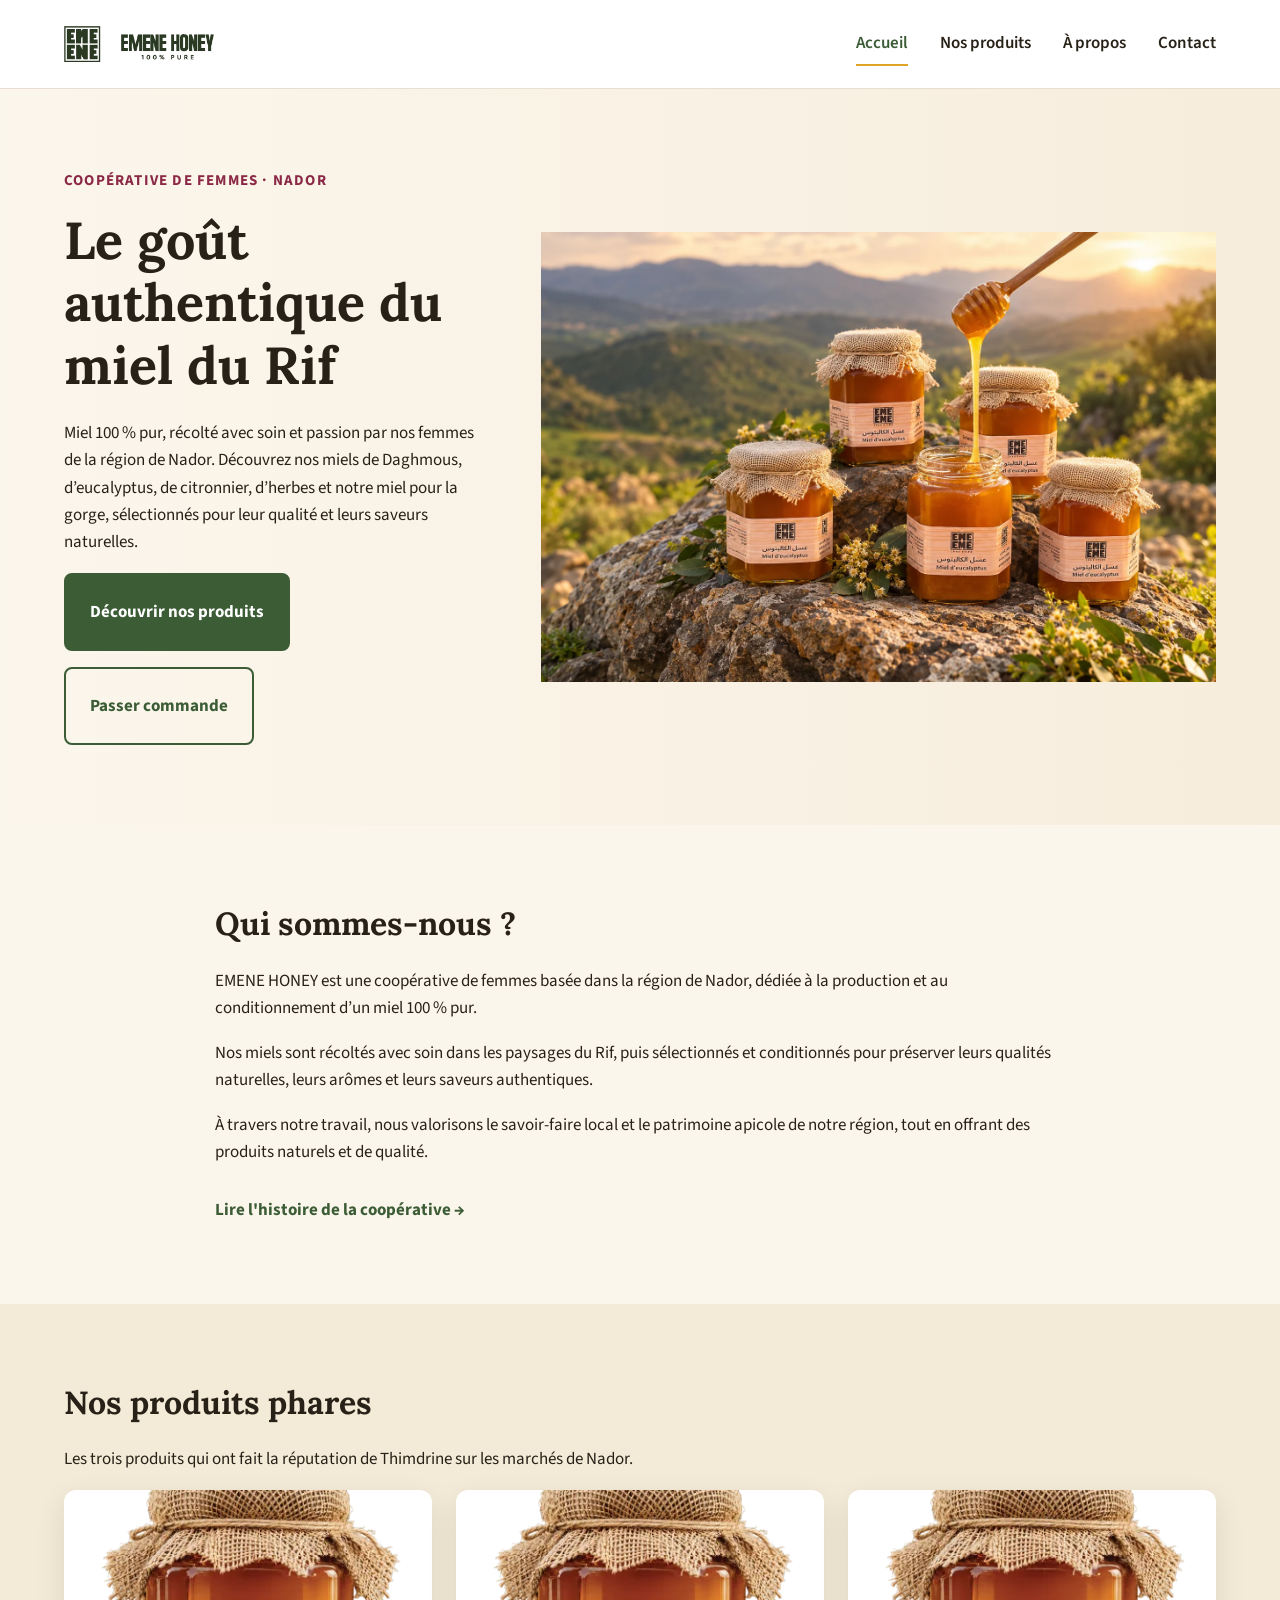
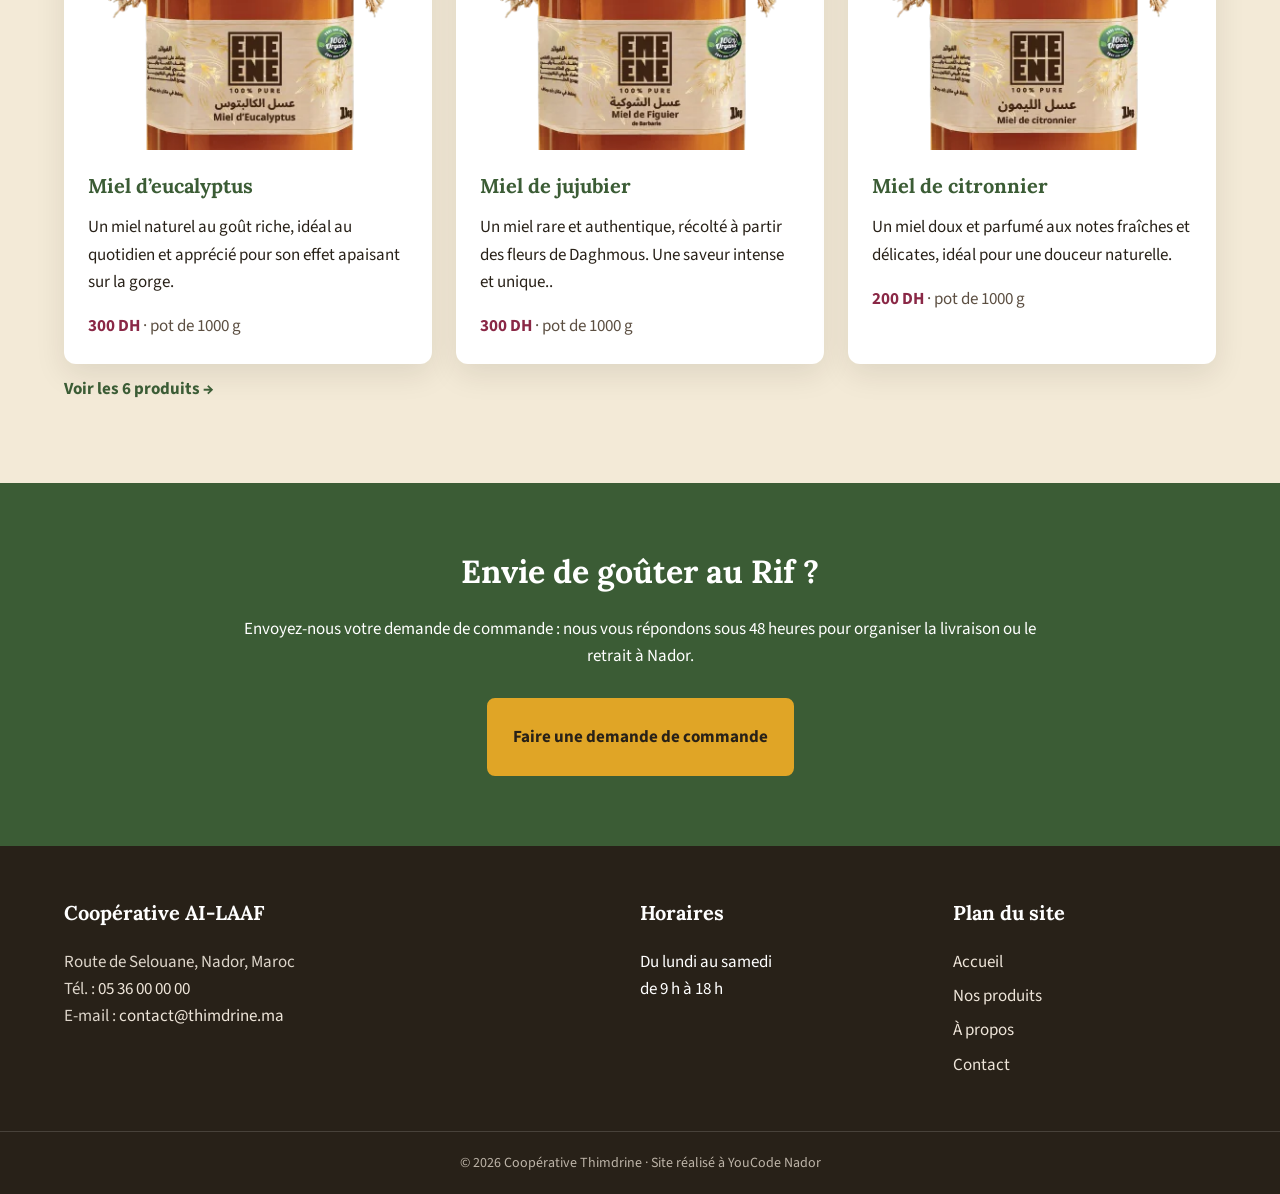
<file: index.html>
<!DOCTYPE html>
<html lang="fr">

<head>
  <meta charset="UTF-8">
  <meta name="viewport" content="width=device-width, initial-scale=1">
  <meta name="description"
    content="Thimdrine, coopérative de 25 femmes de Nador : miel de thym, huile d'olive et confiture de figue de barbarie du Rif.">
  <title>Ai-LAAF</title>
  <link rel="icon" type="image/webp" href="image/emene logo.webp">
  <link rel="stylesheet"
    href="https://fonts.googleapis.com/css2?family=Lora:wght@700&amp;family=Source+Sans+3:wght@400;600;700&amp;display=swap">
  <link rel="stylesheet" href="css/style.css">
</head>

<body>

  <!-- En-tête : le même sur toutes les pages -->
  <header class="entete">
    <div class="conteneur entete-contenu">
      <a class="logo" href="index.html">
        <img src="image/slogan.webp" alt="">
      </a>
      <nav class="menu">
        <a class="actif" href="index.html">Accueil</a>
        <a href="produits.html">Nos produits</a>
        <a href="a-propos.html">À propos</a>
        <a href="contact.html">Contact</a>
      </nav>
    </div>
  </header>

  <main>

    <!-- Bandeau d'accroche -->
    <section class="hero">
      <div class="conteneur hero-contenu">
        <div class="hero-texte">
          <p class="surtitre">COOPÉRATIVE DE FEMMES · NADOR</p>
          <h1>Le goût authentique du miel du Rif </h1>
          <p class="accroche">Miel 100 % pur, récolté avec soin et passion par nos femmes de la région de Nador.
            Découvrez nos miels de Daghmous, d’eucalyptus, de citronnier, d’herbes et notre miel pour la gorge,
            sélectionnés pour leur qualité et leurs saveurs naturelles.</p>
          <div class="boutons">
            <a class="bouton" href="produits.html">Découvrir nos produits</a>
            <a class="bouton bouton-contour" href="contact.html">Passer commande</a>
          </div>
        </div>
        <img class="hero-image" src="image/Honey Display.webp">
      </div>
    </section>

    <!-- Présentation -->
    <section class="section">
      <div class="conteneur presentation">
        <h2>Qui sommes-nous ?</h2>
        <p>EMENE HONEY est une coopérative de femmes basée dans la région de Nador, dédiée à la production et au
          conditionnement d’un miel 100 % pur.</p>
        <p>Nos miels sont récoltés avec soin dans les paysages du Rif, puis sélectionnés et conditionnés pour préserver
          leurs qualités naturelles, leurs arômes et leurs saveurs authentiques.</p>
        <p>À travers notre travail, nous valorisons le savoir-faire local et le patrimoine apicole de notre région, tout
          en offrant des produits naturels et de qualité.</p>
        <a class="lien" href="a-propos.html">Lire l'histoire de la coopérative →</a>
      </div>
    </section>

    <!-- Produits phares -->
    <section class="section section-sable">
      <div class="conteneur">
        <h2>Nos produits phares</h2>
        <p class="intro">Les trois produits qui ont fait la réputation de Thimdrine sur les marchés de Nador.</p>

        <div class="cartes">
          <article class="carte">
            <img src="image/emene img 5 .webp" alt="Pot de miel de thym">
            <div class="carte-texte">
              <h3>Miel d’eucalyptus</h3>
              <p>Un miel naturel au goût riche, idéal au quotidien et apprécié pour son effet apaisant sur la gorge.</p>
              <p class="prix">300 DH <span>· pot de 1000 g</span></p>
            </div>
          </article>

          <article class="carte">
            <img src="image/emene  img 3.webp" alt="Bouteille d'huile d'olive">
            <div class="carte-texte">
              <h3>Miel de jujubier</h3>
              <p>Un miel rare et authentique, récolté à partir des fleurs de Daghmous. Une saveur intense et unique..
              </p>
              <p class="prix">300 DH <span>· pot de 1000 g</span></p>
            </div>
          </article>

          <article class="carte">
            <img src="image/emene img 1.webp" alt="Pot de confiture de figue de barbarie">
            <div class="carte-texte">
              <h3>Miel de citronnier</h3>
              <p>Un miel doux et parfumé aux notes fraîches et délicates, idéal pour une douceur naturelle.</p>
              <p class="prix">200 DH <span>· pot de 1000 g</span></p>
            </div>
          </article>
        </div>

        <a class="lien" href="produits.html">Voir les 6 produits →</a>
      </div>
    </section>

    <!-- Appel à l'action -->
    <section class="appel">
      <div class="conteneur">
        <h2>Envie de goûter au Rif ?</h2>
        <p>Envoyez-nous votre demande de commande : nous vous répondons sous 48 heures pour organiser la livraison ou le
          retrait à Nador.</p>
        <a class="bouton bouton-miel" href="contact.html">Faire une demande de commande</a>
      </div>
    </section>

  </main>

  <!-- Pied de page : le même sur toutes les pages -->
  <footer class="pied">
    <div class="conteneur pied-colonnes">
      <div>
        <h2>Coopérative AI-LAAF</h2>
        <address>
          Route de Selouane, Nador, Maroc<br>
          Tél. : <a href="tel:+212536000000">05 36 00 00 00</a><br>
          E-mail : <a href="mailto:contact@thimdrine.ma">contact@thimdrine.ma</a>
        </address>
      </div>
      <div>
        <h2>Horaires</h2>
        <p>Du lundi au samedi<br>de 9 h à 18 h</p>
      </div>
      <div>
        <h2>Plan du site</h2>
        <ul>
          <li><a href="index.html">Accueil</a></li>
          <li><a href="produits.html">Nos produits</a></li>
          <li><a href="a-propos.html">À propos</a></li>
          <li><a href="contact.html">Contact</a></li>
        </ul>
      </div>
    </div>
    <p class="copyright">© 2026 Coopérative Thimdrine · Site réalisé à YouCode Nador</p>
  </footer>

</body>

</html>
</file>
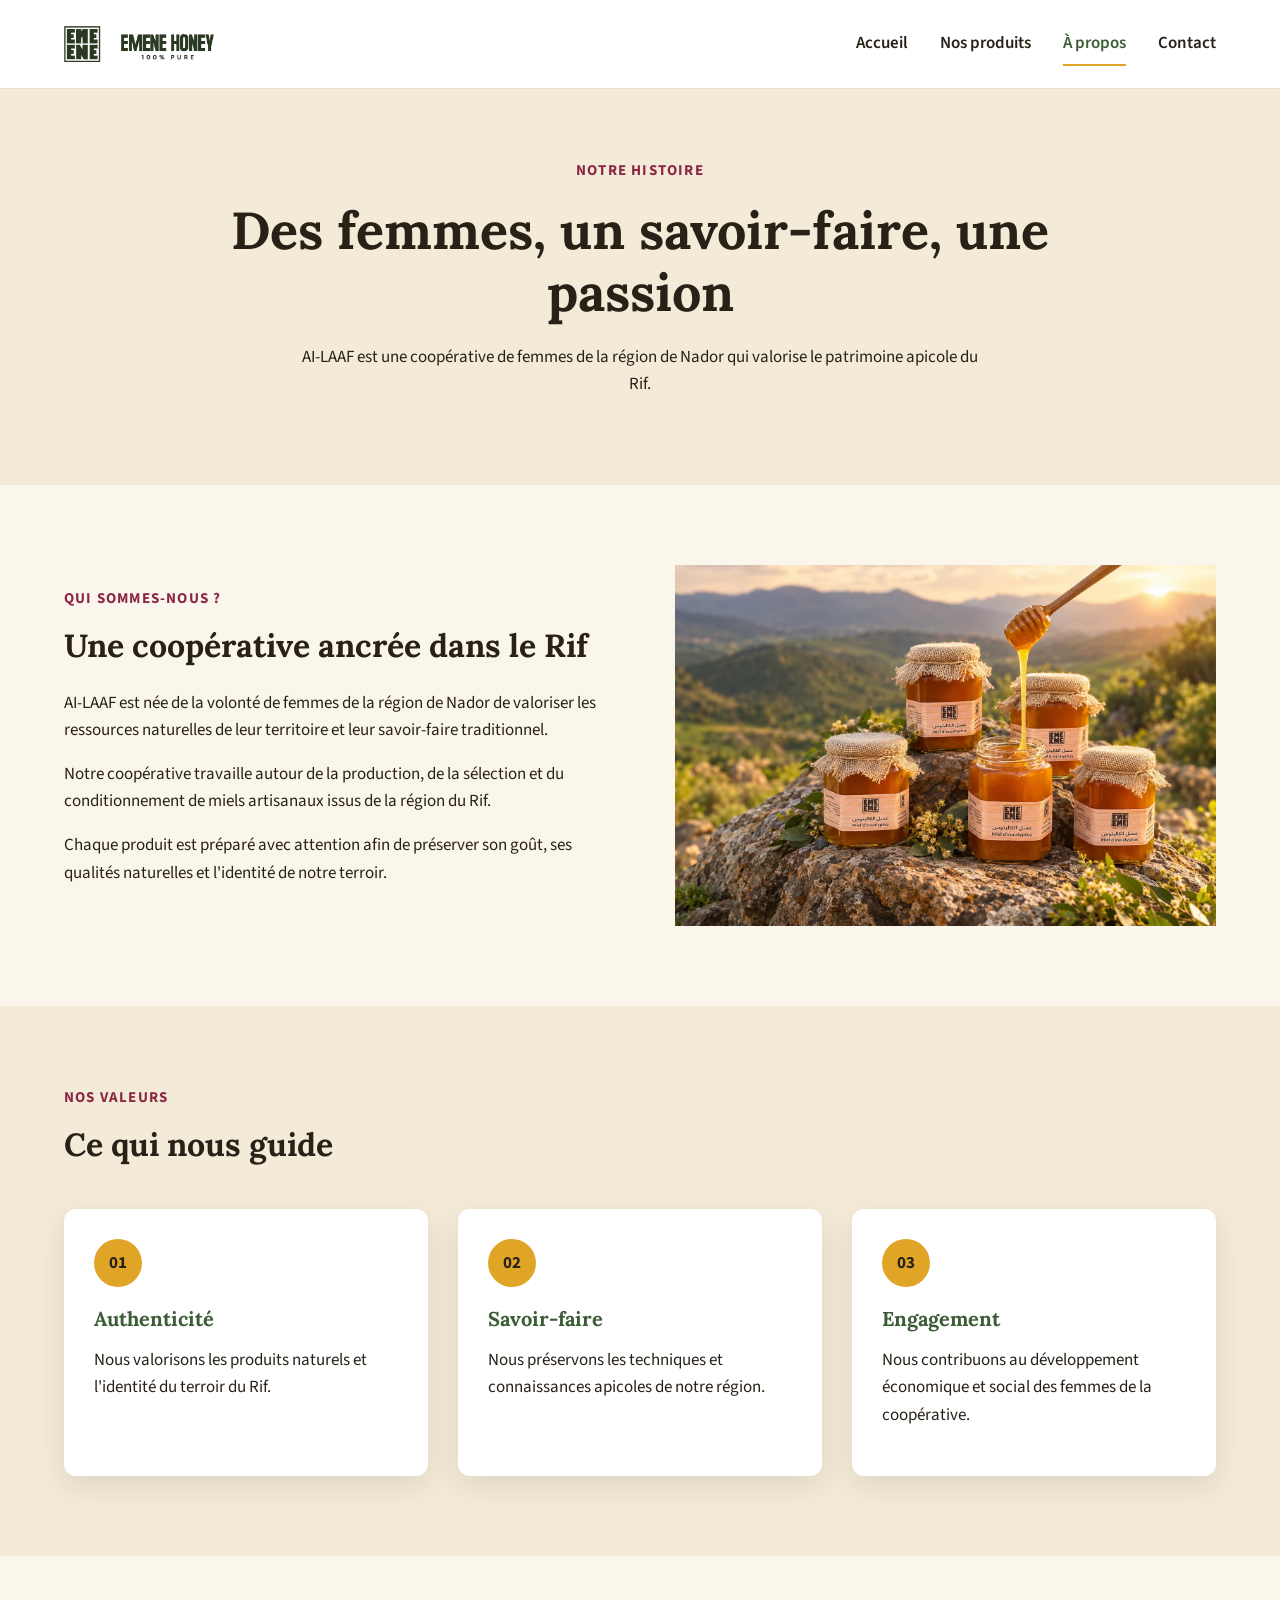
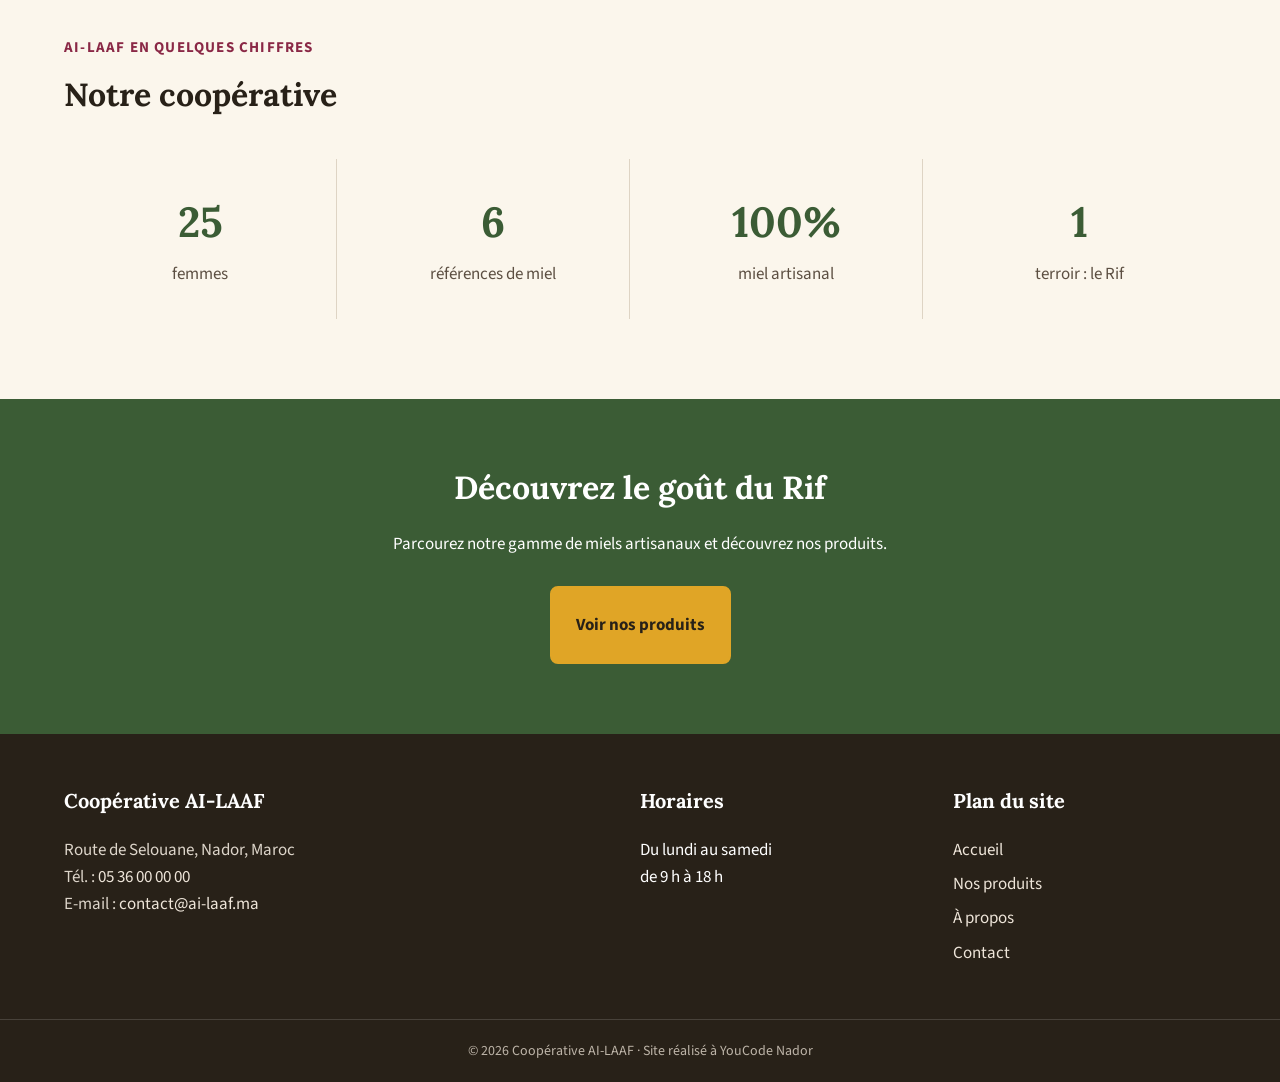
<file: a-propos.html>
<!DOCTYPE html>
<html lang="fr">

<head>

    <meta charset="UTF-8">
    <meta name="viewport" content="width=device-width, initial-scale=1">

    <meta name="description"
        content="Découvrez l'histoire, les valeurs et le savoir-faire de la coopérative AI-LAAF à Nador.">

    <title>À propos — AI-LAAF</title>

    <link rel="icon" type="image/webp" href="image/emene logo.webp">

    <link rel="stylesheet"
        href="https://fonts.googleapis.com/css2?family=Lora:wght@600;700&family=Source+Sans+3:wght@400;600;700&display=swap">

    <link rel="stylesheet" href="css/style.css">

</head>

<body>

    <header class="entete">

        <div class="conteneur entete-contenu">

            <a class="logo" href="index.html">
                <img src="image/slogan.webp" alt="AI-LAAF — Miel artisanal du Rif">
            </a>

            <nav class="menu" aria-label="Navigation principale">

                <a href="index.html">Accueil</a>

                <a href="produits.html">Nos produits</a>

                <a class="actif" href="a-propos.html">
                    À propos
                </a>

                <a href="contact.html">Contact</a>

            </nav>

        </div>

    </header>


    <main>

        <section class="page-hero">

            <div class="conteneur">

                <p class="surtitre">
                    NOTRE HISTOIRE
                </p>

                <h1>
                    Des femmes, un savoir-faire, une passion
                </h1>

                <p>
                    AI-LAAF est une coopérative de femmes de la région
                    de Nador qui valorise le patrimoine apicole du Rif.
                </p>

            </div>

        </section>


        <!-- Histoire -->
        <section class="section">

            <div class="conteneur histoire">

                <div>

                    <p class="surtitre">
                        QUI SOMMES-NOUS ?
                    </p>

                    <h2>
                        Une coopérative ancrée dans le Rif
                    </h2>

                    <p>
                        AI-LAAF est née de la volonté de femmes de la région
                        de Nador de valoriser les ressources naturelles de
                        leur territoire et leur savoir-faire traditionnel.
                    </p>

                    <p>
                        Notre coopérative travaille autour de la production,
                        de la sélection et du conditionnement de miels
                        artisanaux issus de la région du Rif.
                    </p>

                    <p>
                        Chaque produit est préparé avec attention afin de
                        préserver son goût, ses qualités naturelles et
                        l'identité de notre terroir.
                    </p>

                </div>


                <div class="histoire-image">

                    <img src="image/Honey Display.webp" alt="Sélection de miels artisanaux AI-LAAF">

                </div>

            </div>

        </section>


        <!-- Valeurs -->
        <section class="section section-sable">

            <div class="conteneur">

                <div class="section-introduction">

                    <p class="surtitre">
                        NOS VALEURS
                    </p>

                    <h2>
                        Ce qui nous guide
                    </h2>

                </div>


                <div class="valeurs">

                    <article class="valeur">

                        <div class="icone">01</div>

                        <h3>Authenticité</h3>

                        <p>
                            Nous valorisons les produits naturels et
                            l'identité du terroir du Rif.
                        </p>

                    </article>


                    <article class="valeur">

                        <div class="icone">02</div>

                        <h3>Savoir-faire</h3>

                        <p>
                            Nous préservons les techniques et connaissances
                            apicoles de notre région.
                        </p>

                    </article>


                    <article class="valeur">

                        <div class="icone">03</div>

                        <h3>Engagement</h3>

                        <p>
                            Nous contribuons au développement économique
                            et social des femmes de la coopérative.
                        </p>

                    </article>

                </div>

            </div>

        </section>


        <!-- Chiffres -->
        <section class="section">

            <div class="conteneur">

                <div class="section-introduction">

                    <p class="surtitre">
                        AI-LAAF EN QUELQUES CHIFFRES
                    </p>

                    <h2>
                        Notre coopérative
                    </h2>

                </div>


                <div class="chiffres">

                    <div class="chiffre">
                        <strong>25</strong>
                        <span>femmes</span>
                    </div>

                    <div class="chiffre">
                        <strong>6</strong>
                        <span>références de miel</span>
                    </div>

                    <div class="chiffre">
                        <strong>100%</strong>
                        <span>miel artisanal</span>
                    </div>

                    <div class="chiffre">
                        <strong>1</strong>
                        <span>terroir : le Rif</span>
                    </div>

                </div>

            </div>

        </section>


        <section class="appel">

            <div class="conteneur">

                <h2>
                    Découvrez le goût du Rif
                </h2>

                <p>
                    Parcourez notre gamme de miels artisanaux et
                    découvrez nos produits.
                </p>

                <a class="bouton bouton-miel" href="produits.html">
                    Voir nos produits
                </a>

            </div>

        </section>

    </main>


    <footer class="pied">

        <div class="conteneur pied-colonnes">

            <div>

                <h2>Coopérative AI-LAAF</h2>

                <address>
                    Route de Selouane, Nador, Maroc<br>

                    Tél. :
                    <a href="tel:+212536000000">
                        05 36 00 00 00
                    </a>
                    <br>

                    E-mail :
                    <a href="mailto:contact@ai-laaf.ma">
                        contact@ai-laaf.ma
                    </a>
                </address>

            </div>


            <div>

                <h2>Horaires</h2>

                <p>
                    Du lundi au samedi<br>
                    de 9 h à 18 h
                </p>

            </div>


            <div>

                <h2>Plan du site</h2>

                <ul>
                    <li><a href="index.html">Accueil</a></li>
                    <li><a href="produits.html">Nos produits</a></li>
                    <li><a href="a-propos.html">À propos</a></li>
                    <li><a href="contact.html">Contact</a></li>
                </ul>

            </div>

        </div>

        <p class="copyright">
            © 2026 Coopérative AI-LAAF · Site réalisé à YouCode Nador
        </p>

    </footer>

</body>

</html>
</file>
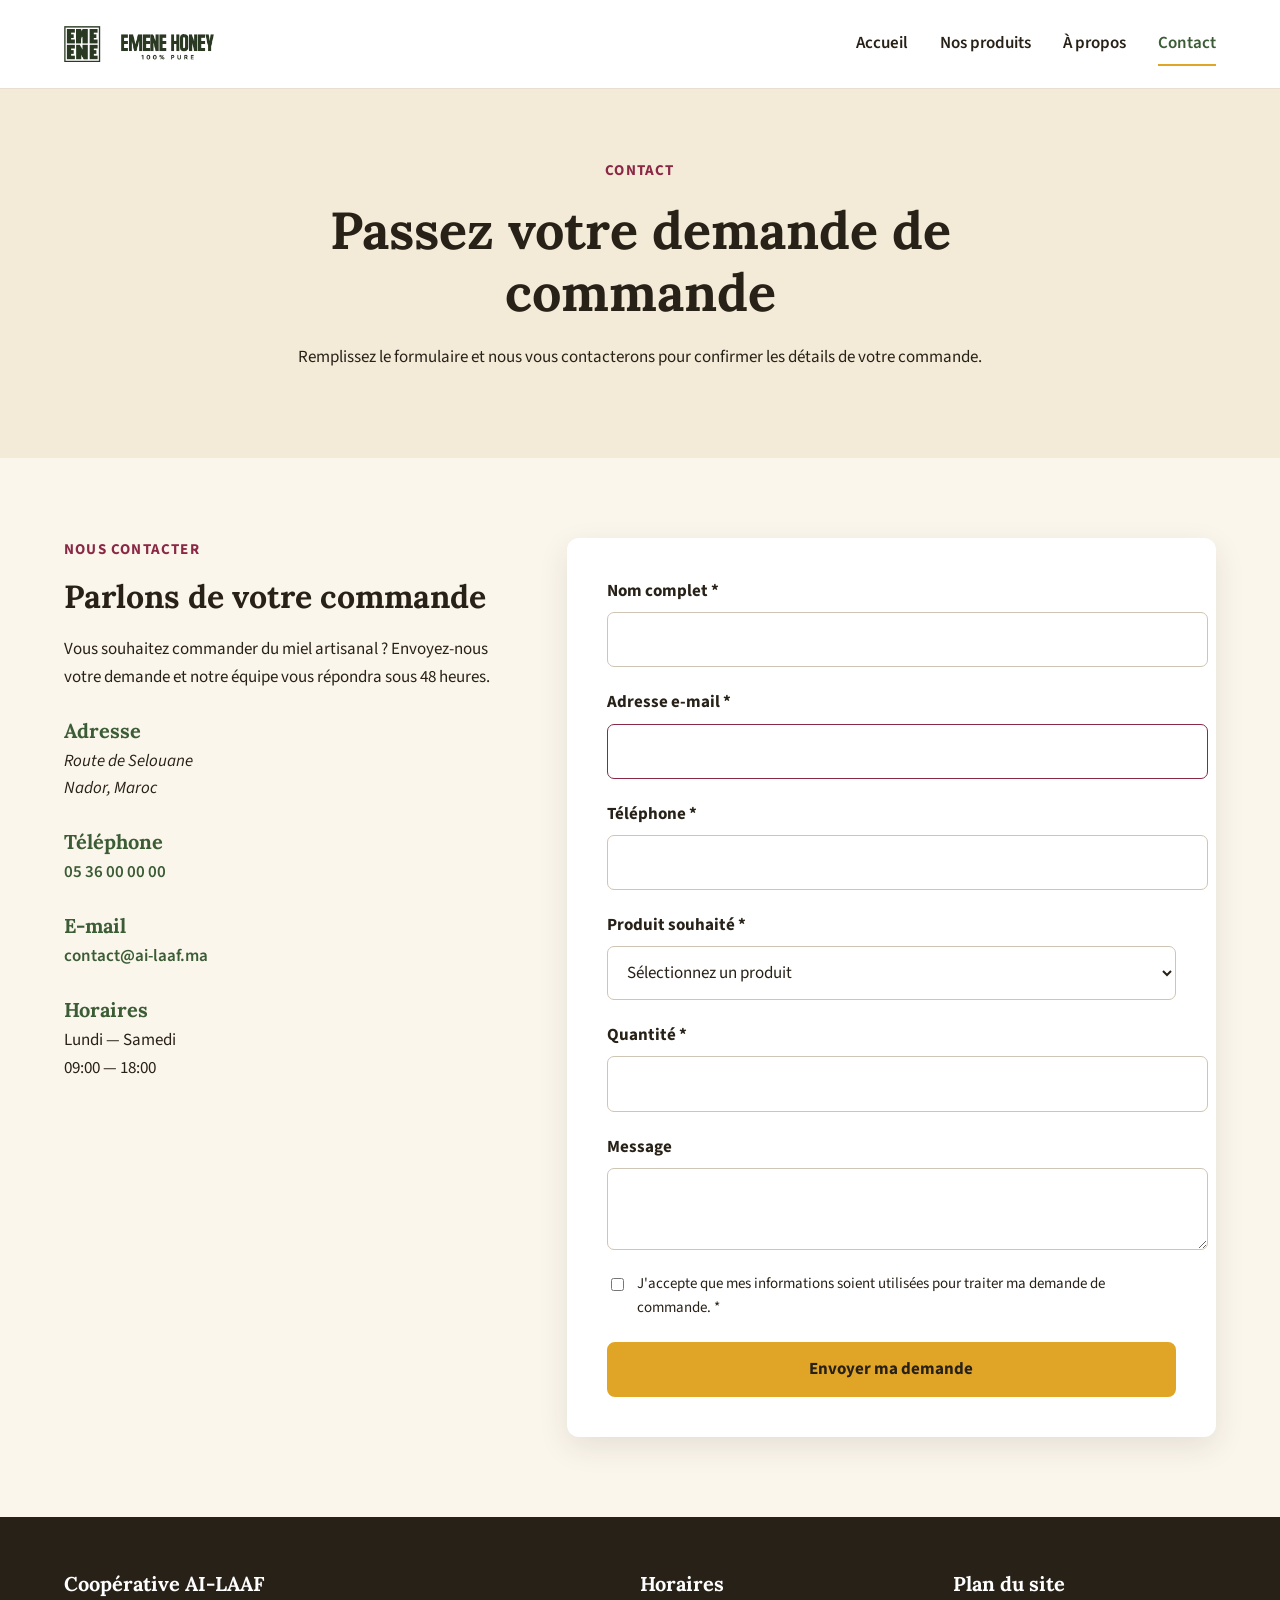
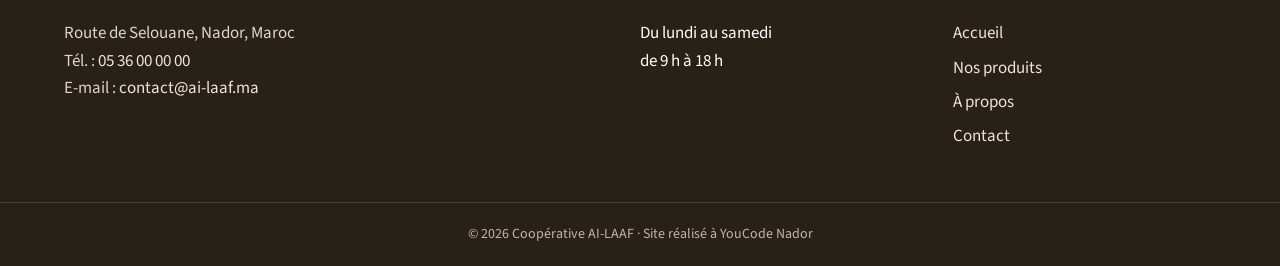
<file: contact.html>
<!DOCTYPE html>
<html lang="fr">

<head>

    <meta charset="UTF-8">
    <meta name="viewport" content="width=device-width, initial-scale=1">

    <meta name="description" content="Contactez AI-LAAF pour envoyer une demande de commande de miel artisanal.">

    <title>Contact — AI-LAAF</title>

    <link rel="icon" type="image/webp" href="image/emene logo.webp">

    <link rel="stylesheet"
        href="https://fonts.googleapis.com/css2?family=Lora:wght@600;700&family=Source+Sans+3:wght@400;600;700&display=swap">

    <link rel="stylesheet" href="css/style.css">

</head>

<body>

    <header class="entete">

        <div class="conteneur entete-contenu">

            <a class="logo" href="index.html">

                <img src="image/slogan.webp" alt="AI-LAAF — Miel artisanal du Rif">

            </a>


            <nav class="menu" aria-label="Navigation principale">

                <a href="index.html">Accueil</a>

                <a href="produits.html">Nos produits</a>

                <a href="a-propos.html">À propos</a>

                <a class="actif" href="contact.html">
                    Contact
                </a>

            </nav>

        </div>

    </header>


    <main>

        <section class="page-hero">

            <div class="conteneur">

                <p class="surtitre">
                    CONTACT
                </p>

                <h1>
                    Passez votre demande de commande
                </h1>

                <p>
                    Remplissez le formulaire et nous vous contacterons
                    pour confirmer les détails de votre commande.
                </p>

            </div>

        </section>


        <section class="section">

            <div class="conteneur contact-layout">


                <!-- Informations -->
                <aside class="contact-infos">

                    <p class="surtitre">
                        NOUS CONTACTER
                    </p>

                    <h2>
                        Parlons de votre commande
                    </h2>

                    <p>
                        Vous souhaitez commander du miel artisanal ?
                        Envoyez-nous votre demande et notre équipe vous
                        répondra sous 48 heures.
                    </p>


                    <div class="info">

                        <h3>Adresse</h3>

                        <address>
                            Route de Selouane<br>
                            Nador, Maroc
                        </address>

                    </div>


                    <div class="info">

                        <h3>Téléphone</h3>

                        <a href="tel:+212536000000">
                            05 36 00 00 00
                        </a>

                    </div>


                    <div class="info">

                        <h3>E-mail</h3>

                        <a href="mailto:contact@ai-laaf.ma">
                            contact@ai-laaf.ma
                        </a>

                    </div>

                    <div class="info">

                        <h3>Horaires</h3>

                        <p>
                            Lundi — Samedi<br>
                            09:00 — 18:00
                        </p>

                    </div>

                </aside>

                <!-- Formulaire -->
                <div class="formulaire-container">

                    <form class="formulaire" action="#" method="post">

                        <div class="formulaire-groupe">

                            <label for="nom">
                                Nom complet *
                            </label>

                            <input type="text">

                        </div>

                        <div class="formulaire-groupe">

                            <label for="email">
                                Adresse e-mail *
                            </label>

                            <input type="text" required>

                        </div>

                        <div class="formulaire-groupe">

                            <label for="telephone">
                                Téléphone *
                            </label>

                            <input type="text">
                        </div>

                        <div class="formulaire-groupe">

                            <label for="produit">
                                Produit souhaité *
                            </label>

                            <select>

                                <option value="">
                                    Sélectionnez un produit
                                </option>

                                <option value="d’eucalyptus">
                                    Miel d'eucalyptus
                                </option>

                                <option value="jujubier">
                                    Miel de jujubier
                                </option>

                                <option value="citronnier">
                                    Miel de citronnier
                                </option>

                                <option value="thym">
                                    Miel de thym
                                </option>

                                <option value="d’herbes">
                                    Miel d’herbes
                                </option>

                                <option value="d'eucalyptus">
                                    Miel d'eucalyptus
                                </option>

                            </select>

                        </div>

                        <div class="formulaire-groupe">

                            <label for="quantite">
                                Quantité *
                            </label>

                            <input type="text">

                        </div>

                        <div class="formulaire-groupe">

                            <label for="message">
                                Message
                            </label>

                            <textarea id="test"></textarea>

                        </div>

                        <div class="checkbox">

                            <input type="checkbox">

                            <label for="consentement">
                                J'accepte que mes informations soient utilisées
                                pour traiter ma demande de commande. *
                            </label>

                        </div>

                        <button class="bouton bouton-miel" type="submit">
                            Envoyer ma demande
                        </button>

                    </form>

                </div>

            </div>

        </section>

    </main>

    <footer class="pied">

        <div class="conteneur pied-colonnes">

            <div>

                <h2>Coopérative AI-LAAF</h2>

                <address>
                    Route de Selouane, Nador, Maroc<br>

                    Tél. :
                    <a href="tel:+212536000000">
                        05 36 00 00 00
                    </a>
                    <br>

                    E-mail :
                    <a href="mailto:contact@ai-laaf.ma">
                        contact@ai-laaf.ma
                    </a>
                </address>

            </div>

            <div>

                <h2>Horaires</h2>

                <p>
                    Du lundi au samedi<br>
                    de 9 h à 18 h
                </p>

            </div>

            <div>

                <h2>Plan du site</h2>

                <ul>
                    <li><a href="index.html">Accueil</a></li>
                    <li><a href="produits.html">Nos produits</a></li>
                    <li><a href="a-propos.html">À propos</a></li>
                    <li><a href="contact.html">Contact</a></li>
                </ul>

            </div>

        </div>

        <p class="copyright">
            © 2026 Coopérative AI-LAAF · Site réalisé à YouCode Nador
        </p>

    </footer>

</body>

</html>
</file>
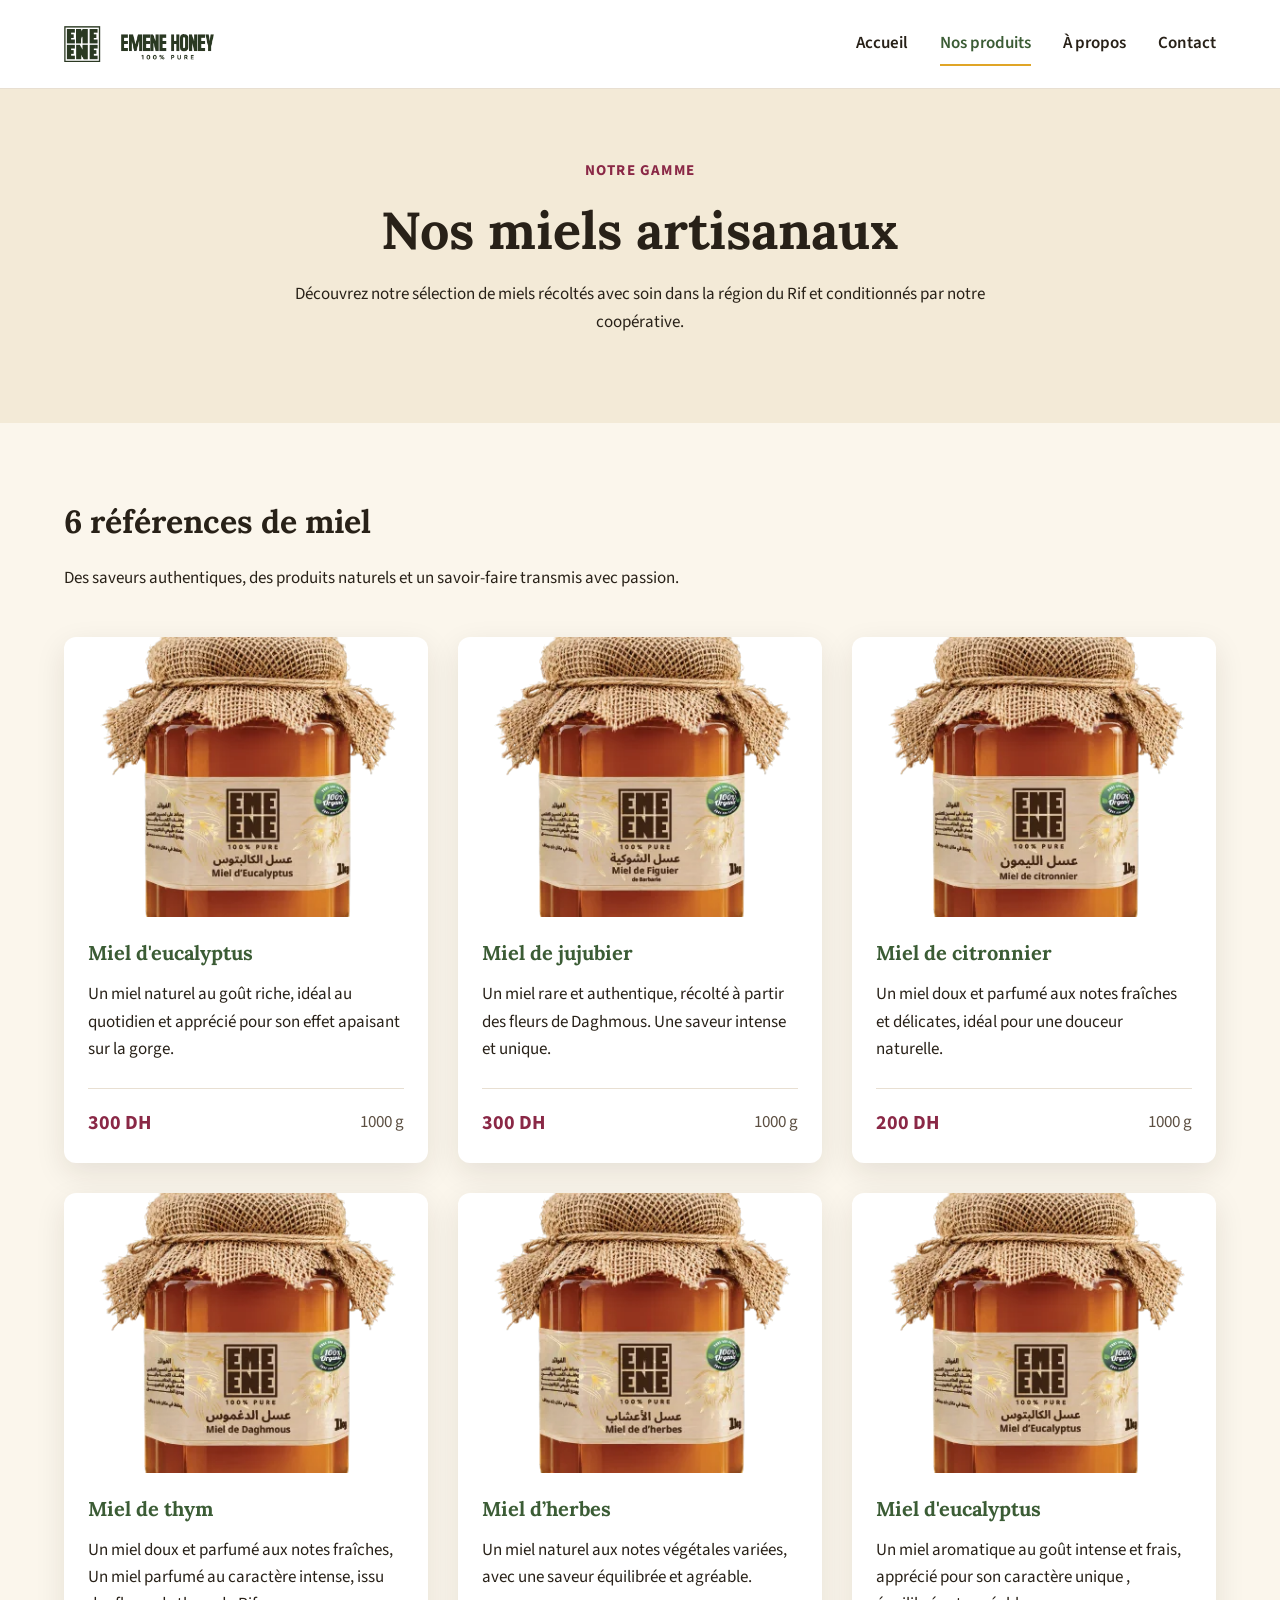
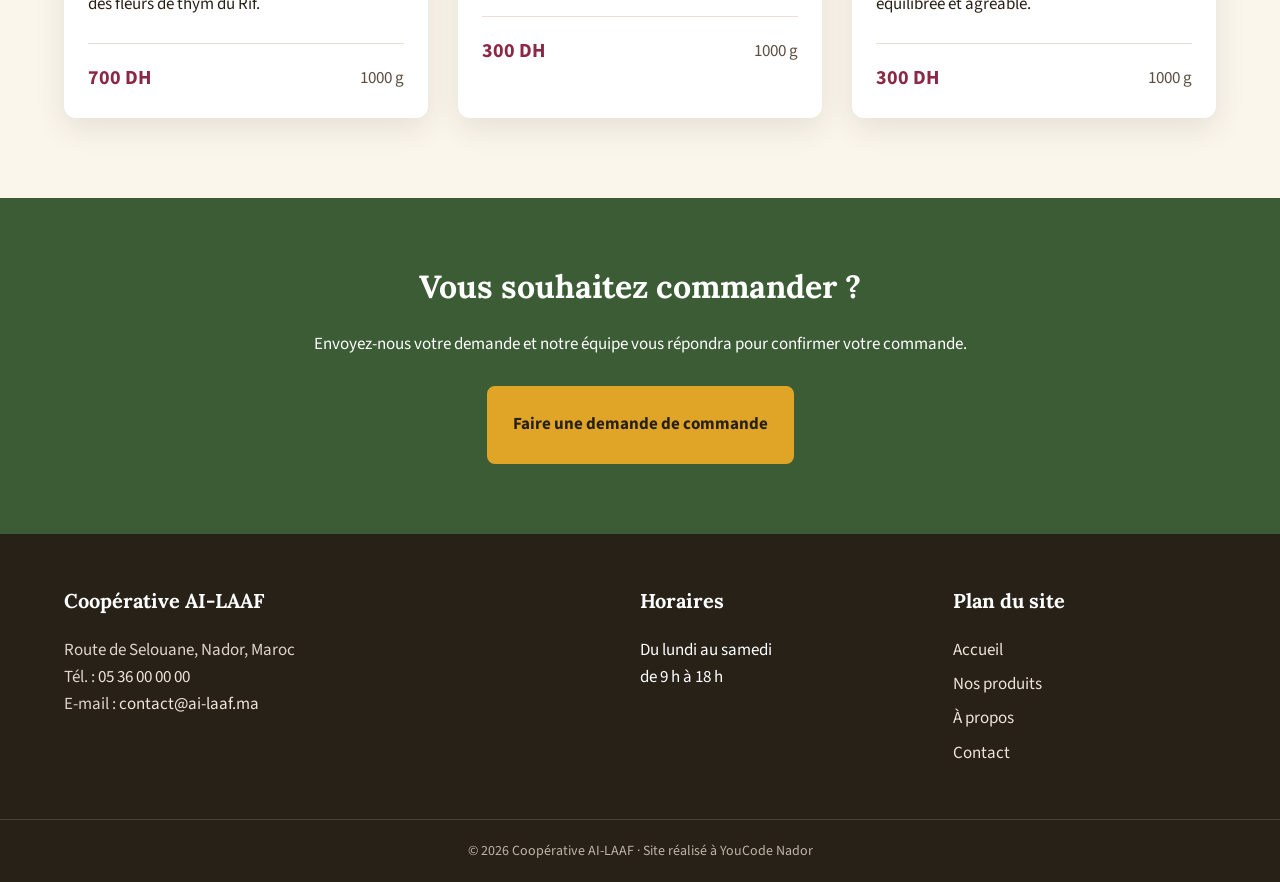
<file: produits.html>
<!DOCTYPE html>
<html lang="fr">

<head>
    <meta charset="UTF-8">
    <meta name="viewport" content="width=device-width, initial-scale=1">

    <meta name="description" content="Découvrez les 6 miels artisanaux proposés par la coopérative AI-LAAF à Nador.">

    <title>Nos produits — AI-LAAF</title>

    <link rel="icon" type="image/webp" href="image/emene logo.webp">

    <link rel="stylesheet"
        href="https://fonts.googleapis.com/css2?family=Lora:wght@600;700&family=Source+Sans+3:wght@400;600;700&display=swap">

    <link rel="stylesheet" href="css/style.css">
</head>

<body>

    <header class="entete">
        <div class="conteneur entete-contenu">

            <a class="logo" href="index.html">
                <img src="image/slogan.webp" alt="AI-LAAF — Miel artisanal du Rif">
            </a>

            <nav class="menu" aria-label="Navigation principale">
                <a href="index.html">Accueil</a>
                <a class="actif" href="produits.html">Nos produits</a>
                <a href="a-propos.html">À propos</a>
                <a href="contact.html">Contact</a>
            </nav>

        </div>
    </header>

    <main>

        <section class="page-hero">
            <div class="conteneur">
                <p class="surtitre">NOTRE GAMME</p>

                <h1>Nos miels artisanaux</h1>

                <p>
                    Découvrez notre sélection de miels récoltés avec soin
                    dans la région du Rif et conditionnés par notre coopérative.
                </p>
            </div>
        </section>

        <section class="section">
            <div class="conteneur">

                <div class="section-introduction">
                    <h2>6 références de miel</h2>

                    <p>
                        Des saveurs authentiques, des produits naturels et
                        un savoir-faire transmis avec passion.
                    </p>
                </div>

                <div class="grille-produits">

                    <!-- Produit 1 -->
                    <article class="produit">

                        <img src="image/emene img 5 .webp" alt="Pot de miel d'eucalyptus">

                        <div class="produit-contenu">

                            <h3>Miel d'eucalyptus</h3>

                            <p>
                                Un miel naturel au goût riche, idéal au quotidien et apprécié pour son effet apaisant
                                sur la gorge.
                            </p>

                            <div class="produit-bas">

                                <span class="prix">300 DH</span>

                                <span class="format">1000 g</span>

                            </div>

                        </div>
                    </article>

                    <!-- Produit 2 -->
                    <article class="produit">

                        <img src="image/emene  img 3.webp" alt="Pot de miel de jujubier">

                        <div class="produit-contenu">

                            <h3>Miel de jujubier</h3>

                            <p>
                                Un miel rare et authentique, récolté à partir des fleurs de Daghmous. Une saveur intense
                                et unique.
                            </p>

                            <div class="produit-bas">
                                <span class="prix">300 DH</span>
                                <span class="format">1000 g</span>
                            </div>

                        </div>
                    </article>

                    <!-- Produit 3 -->
                    <article class="produit">

                        <img src="image/emene img 1.webp" alt="Pot de miel de citronnier">

                        <div class="produit-contenu">

                            <h3>Miel de citronnier</h3>

                            <p>
                                Un miel doux et parfumé aux notes fraîches et délicates, idéal pour une douceur
                                naturelle. </p>

                            <div class="produit-bas">
                                <span class="prix">200 DH</span>
                                <span class="format">1000 g</span>
                            </div>

                        </div>
                    </article>

                    <!-- Produit 4 -->
                    <article class="produit">

                        <img src="image/emene  img 2 .webp" alt="Miel de thym">

                        <div class="produit-contenu">

                            <h3>Miel de thym</h3>

                            <p>
                                Un miel doux et parfumé aux notes fraîches,
                                Un miel parfumé au caractère intense,
                                issu des fleurs de thym du Rif.
                            </p>

                            <div class="produit-bas">
                                <span class="prix">700 DH</span>
                                <span class="format">1000 g</span>
                            </div>

                        </div>
                    </article>

                    <!-- Produit 5 -->
                    <article class="produit">

                        <img src="image/emene img 4.webp" alt="Miel de fleurs">

                        <div class="produit-contenu">

                            <h3>Miel d’herbes</h3>

                            <p>
                                Un miel naturel aux notes végétales variées, avec une saveur équilibrée et agréable.
                            </p>

                            <div class="produit-bas">
                                <span class="prix">300 DH</span>
                                <span class="format">1000 g</span>
                            </div>

                        </div>
                    </article>

                    <!-- Produit 6 -->
                    <article class="produit">

                        <img src="image/emene img 5 .webp" alt="Pot de miel d'eucalyptus">

                        <div class="produit-contenu">

                            <h3>Miel d'eucalyptus</h3>

                            <p>
                                Un miel aromatique au goût intense et frais, apprécié pour son caractère unique ,
                                équilibrée et agréable.
                            </p>

                            <div class="produit-bas">

                                <span class="prix">300 DH</span>

                                <span class="format">1000 g</span>

                            </div>

                        </div>
                    </article>

                </div>

            </div>
        </section>

        <section class="appel">
            <div class="conteneur">

                <h2>Vous souhaitez commander ?</h2>

                <p>
                    Envoyez-nous votre demande et notre équipe vous répondra
                    pour confirmer votre commande.
                </p>

                <a class="bouton bouton-miel" href="contact.html">
                    Faire une demande de commande
                </a>

            </div>
        </section>

    </main>

    <footer class="pied">

        <div class="conteneur pied-colonnes">

            <div>
                <h2>Coopérative AI-LAAF</h2>

                <address>
                    Route de Selouane, Nador, Maroc<br>

                    Tél. :
                    <a href="tel:+212536000000">
                        05 36 00 00 00
                    </a>
                    <br>

                    E-mail :
                    <a href="mailto:contact@ai-laaf.ma">
                        contact@ai-laaf.ma
                    </a>
                </address>
            </div>

            <div>
                <h2>Horaires</h2>

                <p>
                    Du lundi au samedi<br>
                    de 9 h à 18 h
                </p>
            </div>

            <div>
                <h2>Plan du site</h2>

                <ul>
                    <li><a href="index.html">Accueil</a></li>
                    <li><a href="produits.html">Nos produits</a></li>
                    <li><a href="a-propos.html">À propos</a></li>
                    <li><a href="contact.html">Contact</a></li>
                </ul>
            </div>

        </div>

        <p class="copyright">
            © 2026 Coopérative AI-LAAF · Site réalisé à YouCode Nador
        </p>

    </footer>

</body>

</html>
</file>
<file: css/style.css>
/* AI-LAAF — CHARTE GRAPHIQUE*/

:root {
  --couleur-thym: #3B5C35;
  --couleur-thym-fonce: #2C4326;
  --couleur-miel: #E0A526;
  --couleur-figue: #8A2846;
  --couleur-lin: #FBF6EC;
  --couleur-sable: #F3EAD7;
  --couleur-terre: #282118;
  --couleur-terre-douce: #5C4F42;
  --blanc: #FFFFFF;

  --ombre: 0 10px 30px rgba(40, 33, 24, 0.10);

  --rayon: 12px;

  --espace-1: 8px;
  --espace-2: 16px;
  --espace-3: 24px;
  --espace-4: 40px;
  --espace-5: 64px;

  --largeur: 1180px;
}

/*RESET */




body {
  margin: 0;
  background: var(--couleur-lin);
  color: var(--couleur-terre);

  font-family: "Source Sans 3", sans-serif;
  font-size: 17px;
  line-height: 1.6;
}

img {
  display: block;
  max-width: 100%;
}

a {
  color: inherit;
}

button,
input,
select,
textarea {
  font: inherit;
}


/* TYPOGRAPHIE*/

h1,
h2,
h3 {
  margin-top: 0;
  font-family: "Lora", serif;
  line-height: 1.2;
}

h1 {
  font-size: 52px;
  margin-bottom: var(--espace-3);
}

h2 {
  font-size: 32px;
  margin-bottom: var(--espace-3);
}

h3 {
  font-size: 20px;
  margin-bottom: var(--espace-2);
}

p {
  margin-top: 0;
}

.surtitre {
  margin-bottom: var(--espace-2);

  color: var(--couleur-figue);

  font-size: 15px;
  font-weight: 700;
  letter-spacing: 0.08em;
  text-transform: uppercase;
}


/* CONTENEUR*/

.conteneur {
  width: 90%;
  max-width: 1180px;
  margin-left: auto;
  margin-right: auto;
}


/* HEADER */

.entete {
  background: var(--blanc);
  border-bottom: 1px solid #e8dfd2;
}

.entete-contenu {
  min-height: 88px;

  display: flex;
  align-items: center;
  justify-content: space-between;

  gap: 30px;
}

.logo {
  display: inline-flex;
  align-items: center;

  text-decoration: none;
}

.logo img {
  width: 150px;
  height: auto;
}

.menu {
  display: flex;
  align-items: center;
  gap: 32px;
}

.menu a {
  position: relative;

  padding: 8px 0;

  color: var(--couleur-terre);
  text-decoration: none;
  font-weight: 600;

  transition: color 0.2s ease;
}

.menu a:hover,
.menu a.actif {
  color: var(--couleur-thym);
}

.menu a.actif::after {
  content: "";

  position: absolute;
  left: 0;
  right: 0;
  bottom: 0;

  height: 2px;

  background: var(--couleur-miel);
}


/* BOUTONS */

.boutons {
  display: flex;
  flex-wrap: wrap;
  gap: 16px;
}

.bouton {
  display: inline-flex;
  align-items: center;
  justify-content: center;

  min-height: 50px;
  padding: 12px 24px;

  border: 2px solid var(--couleur-thym);
  border-radius: 8px;

  background: var(--couleur-thym);
  color: var(--blanc);

  text-decoration: none;
  font-weight: 700;

  cursor: pointer;

  transition:
    background 0.2s ease,
    color 0.2s ease,
    transform 0.2s ease;
}

.bouton:hover {
  background: var(--couleur-thym-fonce);
  border-color: var(--couleur-thym-fonce);
  transform: translateY(-2px);
}

.bouton-contour {
  background: transparent;
  color: var(--couleur-thym);
}

.bouton-contour:hover {
  color: var(--blanc);
}

.bouton-miel {
  background: var(--couleur-miel);
  border-color: var(--couleur-miel);
  color: var(--couleur-terre);
}

.bouton-miel:hover {
  background: #c88f18;
  border-color: #c88f18;
}

.bouton:focus-visible,
.menu a:focus-visible,
.lien:focus-visible {
  outline: 3px solid var(--couleur-figue);
  outline-offset: 4px;
}


/* HERO ACCUEIL */

.hero {
  padding: 80px 0;

  background:
    linear-gradient(90deg,
      var(--couleur-lin) 0%,
      #f7eddd 100%);
}

.hero-contenu {
  display: flex;
  align-items: center;
  justify-content: space-between;

  gap: 60px;
}

.hero-texte {
  flex: 1;
  max-width: 650px;
}

.hero-image {
  flex: 0 1 480px;

  width: 100%;
  max-height: 450px;

  object-fit: contain;
}


/* PAGE HERO */

.page-hero {
  padding: 70px 0;

  background: var(--couleur-sable);

  text-align: center;
}

.page-hero .conteneur {
  max-width: 850px;
}

.page-hero h1 {
  margin-bottom: 20px;
}

.page-hero p:last-child {
  max-width: 700px;
  margin-inline: auto;
}


/* SECTIONS */

.section {
  padding: 80px 0;
}

.section-sable {
  background: var(--couleur-sable);
}

.section-introduction {
  max-width: 700px;
  margin-bottom: 45px;
}


/* PRESENTATION  */

.presentation {
  max-width: 850px;
}

.presentation p {
  margin-bottom: 18px;
}

.lien {
  display: inline-block;

  margin-top: 12px;

  color: var(--couleur-thym);
  font-weight: 700;
  text-decoration: none;
}

.lien:hover {
  color: var(--couleur-figue);
  text-decoration: underline;
}


/* CARTES ACCUEIL  */

.cartes {
  display: flex;
  gap: 24px;
}

.carte {
  flex: 1;

  overflow: hidden;

  background: var(--blanc);
  border-radius: var(--rayon);

  box-shadow: var(--ombre);
}

.carte img {
  width: 100%;
  height: 260px;

  object-fit: cover;
}

.carte-texte {
  padding: 24px;
}

.carte-texte h3 {
  color: var(--couleur-thym);
}

.prix {
  margin-bottom: 0;

  color: var(--couleur-figue);
  font-weight: 700;
}

.prix span {
  color: var(--couleur-terre-douce);
  font-weight: 400;
}


/* PRODUITS  */

.grille-produits {
  display: grid;

  grid-template-columns: repeat(3, 1fr);

  gap: 30px;
}

.produit {
  overflow: hidden;
  background: var(--blanc);
  border-radius: var(--rayon);
  box-shadow: var(--ombre);
  transition:
    transform 0.2s ease,
    box-shadow 0.2s ease;
}


.produit:hover {
  transform: none;
  box-shadow: var(--ombre);
}

.produit>img {
  width: 100%;
  height: 280px;

  object-fit: cover;
}

.produit-contenu {
  padding: 24px;
}

.produit-categorie {
  margin-bottom: 8px;

  color: var(--couleur-figue);

  font-size: 14px;
  font-weight: 700;
  text-transform: uppercase;
  letter-spacing: 0.05em;
}

.produit-contenu h3 {
  color: var(--couleur-thym);
}

.produit-bas {
  display: flex;
  align-items: center;
  justify-content: space-between;

  margin-top: 25px;

  padding-top: 18px;

  border-top: 1px solid #e8dfd2;
}

.produit-bas .prix {
  font-size: 20px;
}

.format {
  color: var(--couleur-terre-douce);
}


/* APPEL À L'ACTION  */

.appel {
  padding: 70px 0;

  background: var(--couleur-thym);

  color: var(--blanc);

  text-align: center;
}

.appel .conteneur {
  max-width: 800px;
}

.appel h2 {
  color: var(--blanc);
}

.appel p {
  margin-bottom: 28px;
}


/*À PROPOS  */

.histoire {
  display: flex;
  align-items: center;

  gap: 70px;
}

.histoire>div {
  flex: 1;
}

.histoire-image img {
  width: 100%;
  max-height: 450px;

  object-fit: contain;
}

.valeurs {
  display: grid;

  grid-template-columns: repeat(3, 1fr);

  gap: 30px;
}

.valeur {
  padding: 30px;

  background: var(--blanc);

  border-radius: var(--rayon);

  box-shadow: var(--ombre);
}

.valeur h3 {
  color: var(--couleur-thym);
}

.icone {
  display: flex;
  align-items: center;
  justify-content: center;

  width: 48px;
  height: 48px;

  margin-bottom: 20px;

  border-radius: 50%;

  background: var(--couleur-miel);

  color: var(--couleur-terre);

  font-weight: 700;
}

.chiffres {
  display: grid;

  grid-template-columns: repeat(4, 1fr);

  gap: 20px;
}

.chiffre {
  padding: 30px;

  text-align: center;

  border-right: 1px solid #ded4c4;
}

.chiffre:last-child {
  border-right: none;
}

.chiffre strong {
  display: block;

  margin-bottom: 5px;

  color: var(--couleur-thym);

  font-family: "Lora", serif;
  font-size: 42px;
}

.chiffre span {
  color: var(--couleur-terre-douce);
}


/* = CONTACT  */

.contact-layout {
  display: grid;

  grid-template-columns: 0.8fr 1.2fr;

  gap: 70px;
}

.contact-infos h2 {
  margin-bottom: 20px;
}

.info {
  margin-top: 28px;
}

.info h3 {
  margin-bottom: 5px;

  color: var(--couleur-thym);
}

.info a {
  color: var(--couleur-thym);

  font-weight: 600;
  text-decoration: none;
}

.info a:hover {
  text-decoration: underline;
}


/* FORMULAIRE.  */

.formulaire-container {
  padding: 40px;

  background: var(--blanc);

  border-radius: var(--rayon);

  box-shadow: var(--ombre);
}

.formulaire {
  display: flex;
  flex-direction: column;

  gap: 22px;
}

.formulaire-groupe {
  display: flex;
  flex-direction: column;

  gap: 7px;
}

.formulaire-groupe label {
  font-weight: 700;
}

.formulaire input,
.formulaire select,
.formulaire textarea {
  width: 100%;

  padding: 13px 15px;

  border: 1px solid #cfc5b5;
  border-radius: 7px;

  background: var(--blanc);

  color: var(--couleur-terre);

  outline: none;
}

.formulaire textarea {
  resize: vertical;
}

.formulaire input:focus,
.formulaire select:focus,
.formulaire textarea:focus {
  border-color: var(--couleur-thym);

  box-shadow:
    0 0 0 3px rgba(59, 92, 53, 0.15);
}

.formulaire input:invalid:not(:placeholder-shown) {
  border-color: var(--couleur-figue);
}

.formulaire small {
  color: var(--couleur-terre-douce);
}

.checkbox {
  display: flex;
  align-items: flex-start;

  gap: 10px;
}

.checkbox input {
  width: auto;
  margin-top: 6px;
}

.checkbox label {
  font-size: 15px;
}


/*  FOOTER  */

.pied {
  padding: 55px 0 20px;

  background: var(--couleur-terre);

  color: var(--blanc);
}

.pied-colonnes {
  display: grid;

  grid-template-columns: 2fr 1fr 1fr;

  gap: 50px;
}

.pied h2 {
  font-size: 20px;
}

.pied address {
  font-style: normal;
  color: #ddd5ca;
}

.pied a {
  color: #eee5d9;
  text-decoration: none;
}

.pied a:hover {
  color: var(--couleur-miel);
}

.pied ul {
  margin: 0;
  padding: 0;

  list-style: none;
}

.pied li {
  margin-bottom: 7px;
}

.copyright {
  margin: 45px 0 0;

  padding-top: 20px;

  border-top: 1px solid rgba(255, 255, 255, 0.15);

  text-align: center;

  color: #bdb4a8;

  font-size: 14px;
}


/* RESPONSIVE — TABLETTE */

@media (max-width: 900px) {

  h1 {
    font-size: 42px;
  }

  .hero-contenu {
    flex-direction: column;

    text-align: center;
  }

  .hero-texte {
    max-width: 800px;
  }

  .boutons {
    justify-content: center;
  }

  .cartes {
    flex-direction: column;
  }

  .grille-produits {
    grid-template-columns: repeat(2, 1fr);
  }

  .histoire {
    flex-direction: column;
  }

  .valeurs {
    grid-template-columns: 1fr;
  }

  .contact-layout {
    grid-template-columns: 1fr;
  }

  .pied-colonnes {
    grid-template-columns: 1fr 1fr;
  }

}


/*   RESPONSIVE — MOBILE  */

@media (max-width: 600px) {

  body {
    font-size: 16px;
  }

  h1 {
    font-size: 34px;
  }

  h2 {
    font-size: 28px;
  }

  h3 {
    font-size: 20px;
  }

  .conteneur {
    width: calc(100% - 30px);
    max-width: var(--largeur);
    margin-inline: auto;
  }

  .entete-contenu {
    flex-direction: column;

    padding: 20px 0;
  }

  .menu {
    width: 100%;

    justify-content: center;

    flex-wrap: wrap;

    gap: 12px 20px;
  }

  .menu a {
    font-size: 15px;
  }

  .hero {
    padding: 55px 0;
  }

  .hero-image {
    max-width: 330px;
    width: 100%;
    height: auto;
  }

  .section {
    padding: 55px 0;
  }

  .page-hero {
    padding: 50px 0;
  }

  .grille-produits {
    grid-template-columns: 1fr;
  }

  .produit>img {
    height: 260px;
  }

  .chiffres {
    grid-template-columns: 1fr 1fr;
  }

  .chiffre {
    border-right: none;
    border-bottom: 1px solid #ded4c4;
  }

  .chiffre:nth-child(odd) {
    border-right: 1px solid #ded4c4;
  }

  .chiffre strong {
    font-size: 34px;
  }

  .contact-layout {
    gap: 40px;
  }

  .formulaire-container {
    padding: 24px;
  }

  .pied-colonnes {
    grid-template-columns: 1fr;

    gap: 30px;
  }

  .bouton {
    width: 100%;
  }

  .boutons {
    flex-direction: column;
  }
}
</file>
